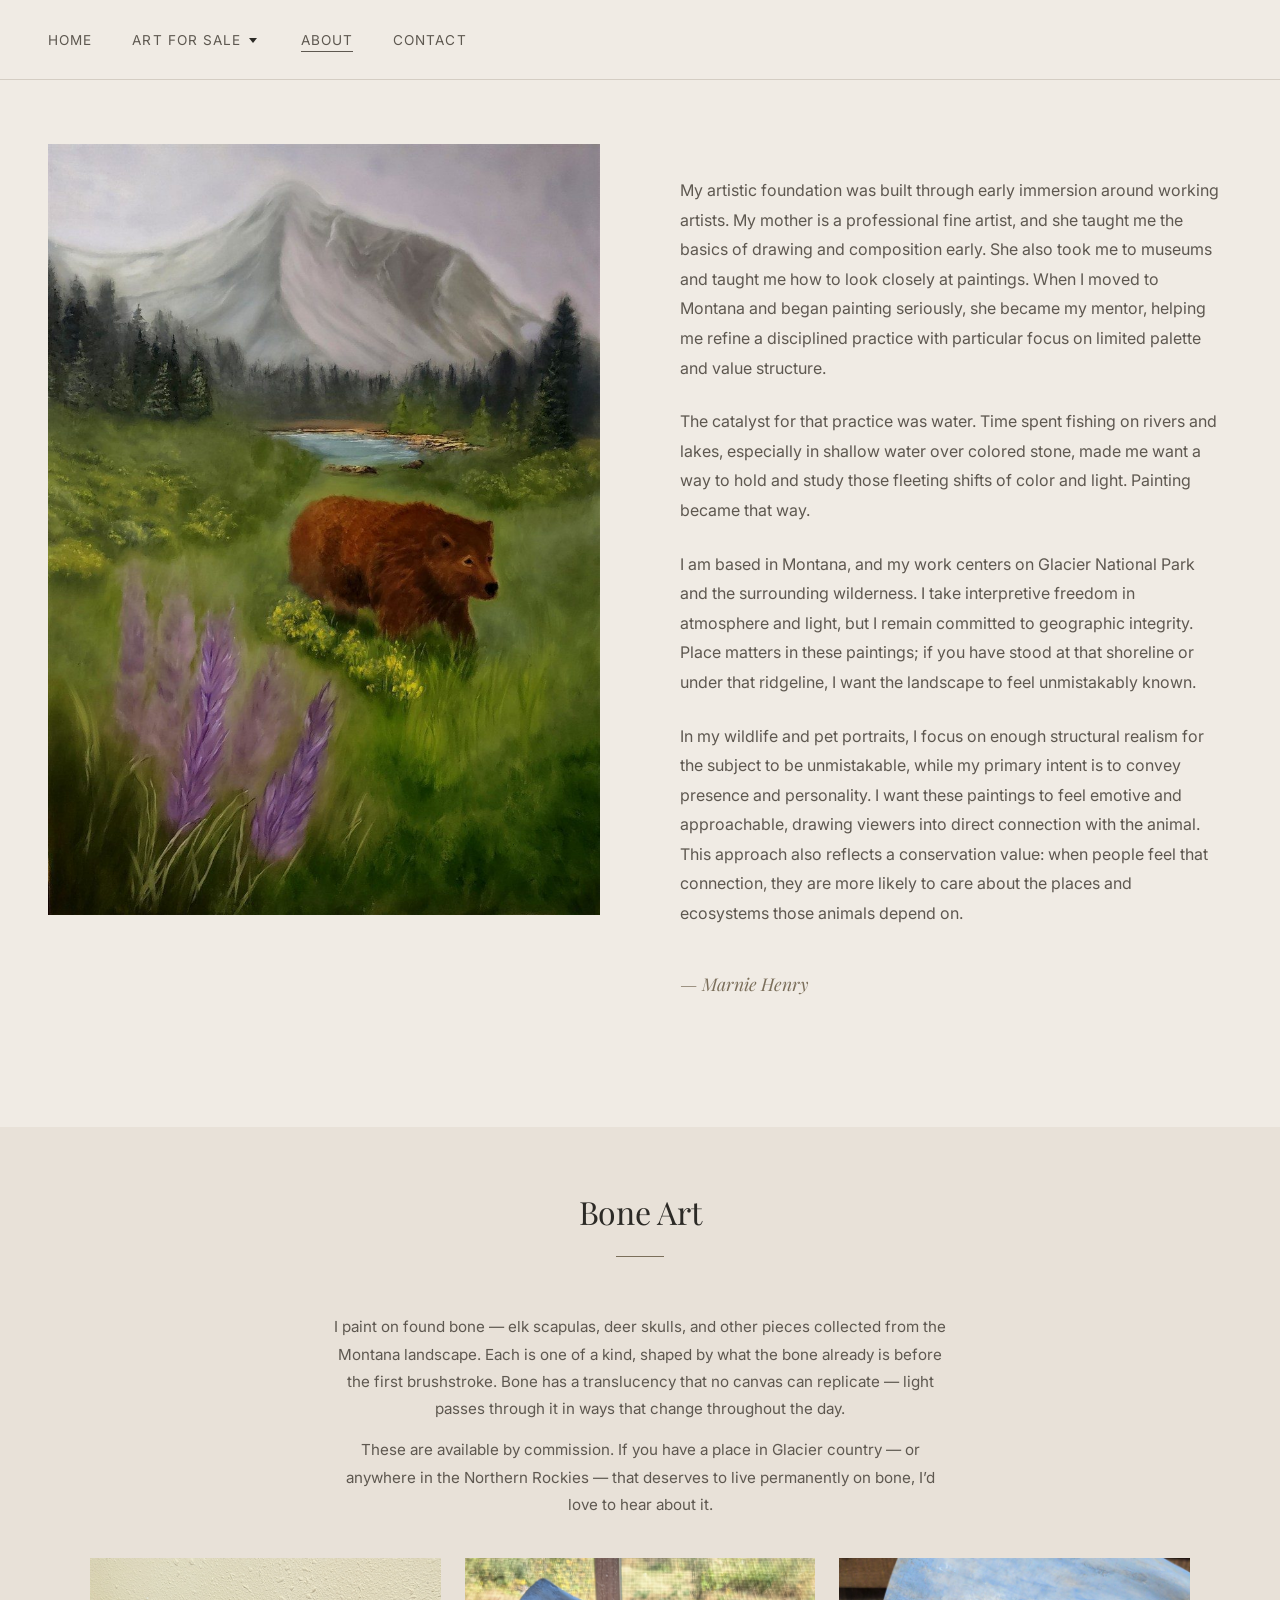
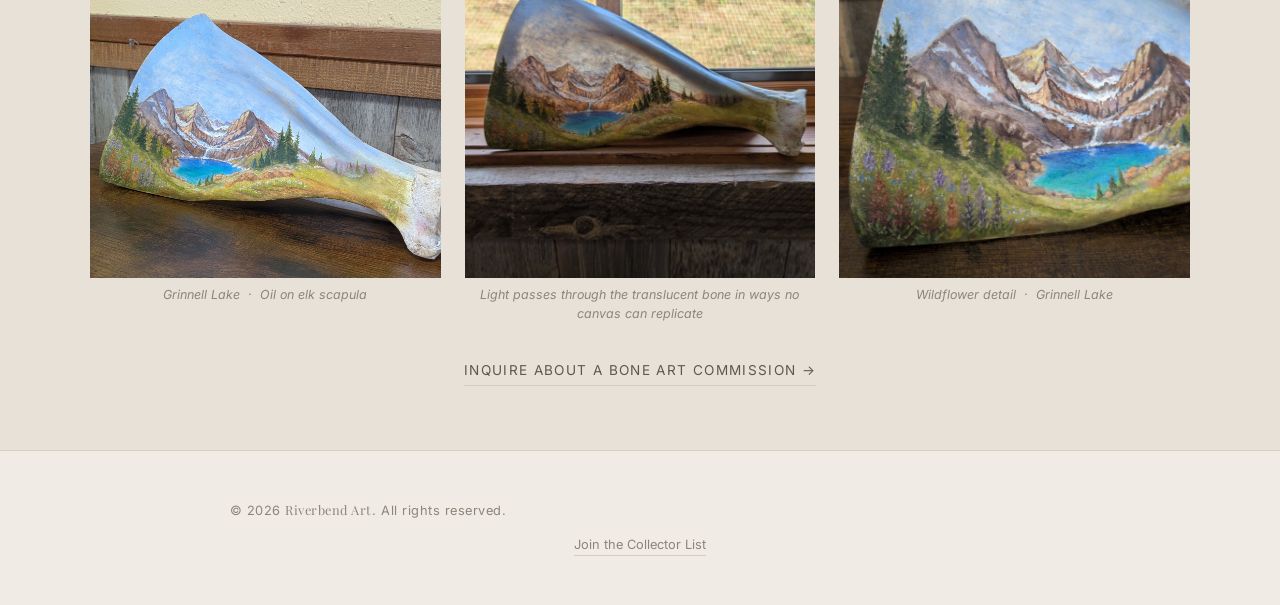
<file: about.html>
<!DOCTYPE html>
<html lang="en">
<head>
    <meta charset="UTF-8">
    <meta name="viewport" content="width=device-width, initial-scale=1.0">
    <title>About — Riverbend Art</title>
    <meta name="description" content="Learn about the artist behind Riverbend Art — a contemporary oil painter based in Montana, exploring Glacier National Park and Western wilderness.">
    <link rel="preconnect" href="https://fonts.googleapis.com">
    <link rel="preconnect" href="https://fonts.gstatic.com" crossorigin>
    <link href="https://fonts.googleapis.com/css2?family=Inter:wght@300;400;500&family=Playfair+Display:ital,wght@0,400;0,500;1,400&display=swap" rel="stylesheet">
    <link rel="stylesheet" href="css/style.css">
    <!-- Config + Analytics -->
    <script src="js/config.js"></script>
    <script src="js/analytics.js"></script>
</head>
<body>

    <!-- Always-on Brand Link (mobile, all pages) -->
    <a href="index.html" class="nav__brand nav__brand--fixed">Riverbend Art</a>
    <!-- Navigation -->
    <nav class="nav" id="nav">
        <ul class="nav__links" id="navLinks">
            <li><a href="index.html" class="nav__link">Home</a></li>
            <li class="nav__item nav__item--has-submenu">
                <span class="nav__link-group">
                    <a href="gallery.html" class="nav__link">Art for Sale</a>
                    <button type="button" class="nav__submenu-toggle" aria-expanded="false" aria-label="Toggle Art for Sale submenu">
                        <span class="nav__submenu-caret" aria-hidden="true"></span>
                    </button>
                </span>
                <ul class="nav__submenu">
                    <li><a href="gallery.html?filter=originals" class="nav__sublink">Originals</a></li>
                    <li><a href="gallery.html?filter=print-collection" class="nav__sublink">Prints</a></li>
                </ul>
            </li>
            <li><a href="about.html" class="nav__link nav__link--active">About</a></li>
            <li><a href="contact.html" class="nav__link">Contact</a></li>
        </ul>
        <button class="nav__toggle" id="navToggle" aria-label="Toggle navigation">
            <span></span>
            <span></span>
            <span></span>
        </button>
    </nav>

    <!-- About Section -->
    <section class="about section">
        <div class="about__layout">

            <div class="about__image-col">
                <img 
                    src="images/IMG_20260309_220312355.JPG" 
                    alt="Bear in a wildflower meadow, Montana — oil painting by Riverbend Art" 
                    class="about__image"
                >
            </div>

            <div class="about__content">

                <p class="about__text">
                    My artistic foundation was built through early immersion around working artists. My mother is a professional fine artist, and she taught me the basics of drawing and composition early. She also took me to museums and taught me how to look closely at paintings. When I moved to Montana and began painting seriously, she became my mentor, helping me refine a disciplined practice with particular focus on limited palette and value structure.
                </p>

                <p class="about__text">
                    The catalyst for that practice was water. Time spent fishing on rivers and lakes, especially in shallow water over colored stone, made me want a way to hold and study those fleeting shifts of color and light. Painting became that way.
                </p>

                <p class="about__text">
                    I am based in Montana, and my work centers on Glacier National Park and the surrounding wilderness. I take interpretive freedom in atmosphere and light, but I remain committed to geographic integrity. Place matters in these paintings; if you have stood at that shoreline or under that ridgeline, I want the landscape to feel unmistakably known.
                </p>

                <p class="about__text">
                    In my wildlife and pet portraits, I focus on enough structural realism for the subject to be unmistakable, while my primary intent is to convey presence and personality. I want these paintings to feel emotive and approachable, drawing viewers into direct connection with the animal. This approach also reflects a conservation value: when people feel that connection, they are more likely to care about the places and ecosystems those animals depend on.
                </p>

                <p class="about__signature">— Marnie Henry</p>
            </div>

        </div>
    </section>

    <!-- Bone Art Section -->
    <section class="section section--centered bone-art">
        <div class="section__inner">
            <header class="section__header">
                <h2 class="section__title">Bone Art</h2>
                <hr class="section__divider">
            </header>

            <div class="bone-art__intro">
                <p>I paint on found bone &mdash; elk scapulas, deer skulls, and other pieces collected from the Montana landscape. Each is one of a kind, shaped by what the bone already is before the first brushstroke. Bone has a translucency that no canvas can replicate &mdash; light passes through it in ways that change throughout the day.</p>
                <p>These are available by commission. If you have a place in Glacier country &mdash; or anywhere in the Northern Rockies &mdash; that deserves to live permanently on bone, I&rsquo;d love to hear about it.</p>
            </div>

            <div class="bone-art__gallery bone-art__gallery--three">
                <div class="bone-art__photo">
                    <img src="images/Bone Art_Grinnel_Scapula.jpg" alt="Grinnell Lake painted on elk scapula" class="bone-art__img" loading="lazy">
                    <p class="bone-art__caption">Grinnell Lake &nbsp;&middot;&nbsp; Oil on elk scapula</p>
                </div>
                <div class="bone-art__photo">
                    <img src="images/Elk_Scapula_Window.jpg" alt="Light shining through the translucent scapula" class="bone-art__img" loading="lazy">
                    <p class="bone-art__caption">Light passes through the translucent bone in ways no canvas can replicate</p>
                </div>
                <div class="bone-art__photo">
                    <img src="images/Bone Art_Grinnel_Flowersupclose.jpg" alt="Wildflower detail on elk scapula painting" class="bone-art__img" loading="lazy">
                    <p class="bone-art__caption">Wildflower detail &nbsp;&middot;&nbsp; Grinnell Lake</p>
                </div>
            </div>

            <div class="bone-art__cta">
                <a href="contact.html" class="commission__cta">Inquire about a bone art commission &rarr;</a>
            </div>
        </div>
    </section>

    <!-- Footer -->
    <footer class="footer">
        <p class="footer__text">&copy; 2026 <span class="footer__brand">Riverbend Art</span>. All rights reserved.</p>
        <a href="contact.html#collector-signup" class="footer__signup-link">Join the Collector List</a>
    </footer>

    <script src="js/main.js?v=20260606a"></script>
</body>
</html>
</file>
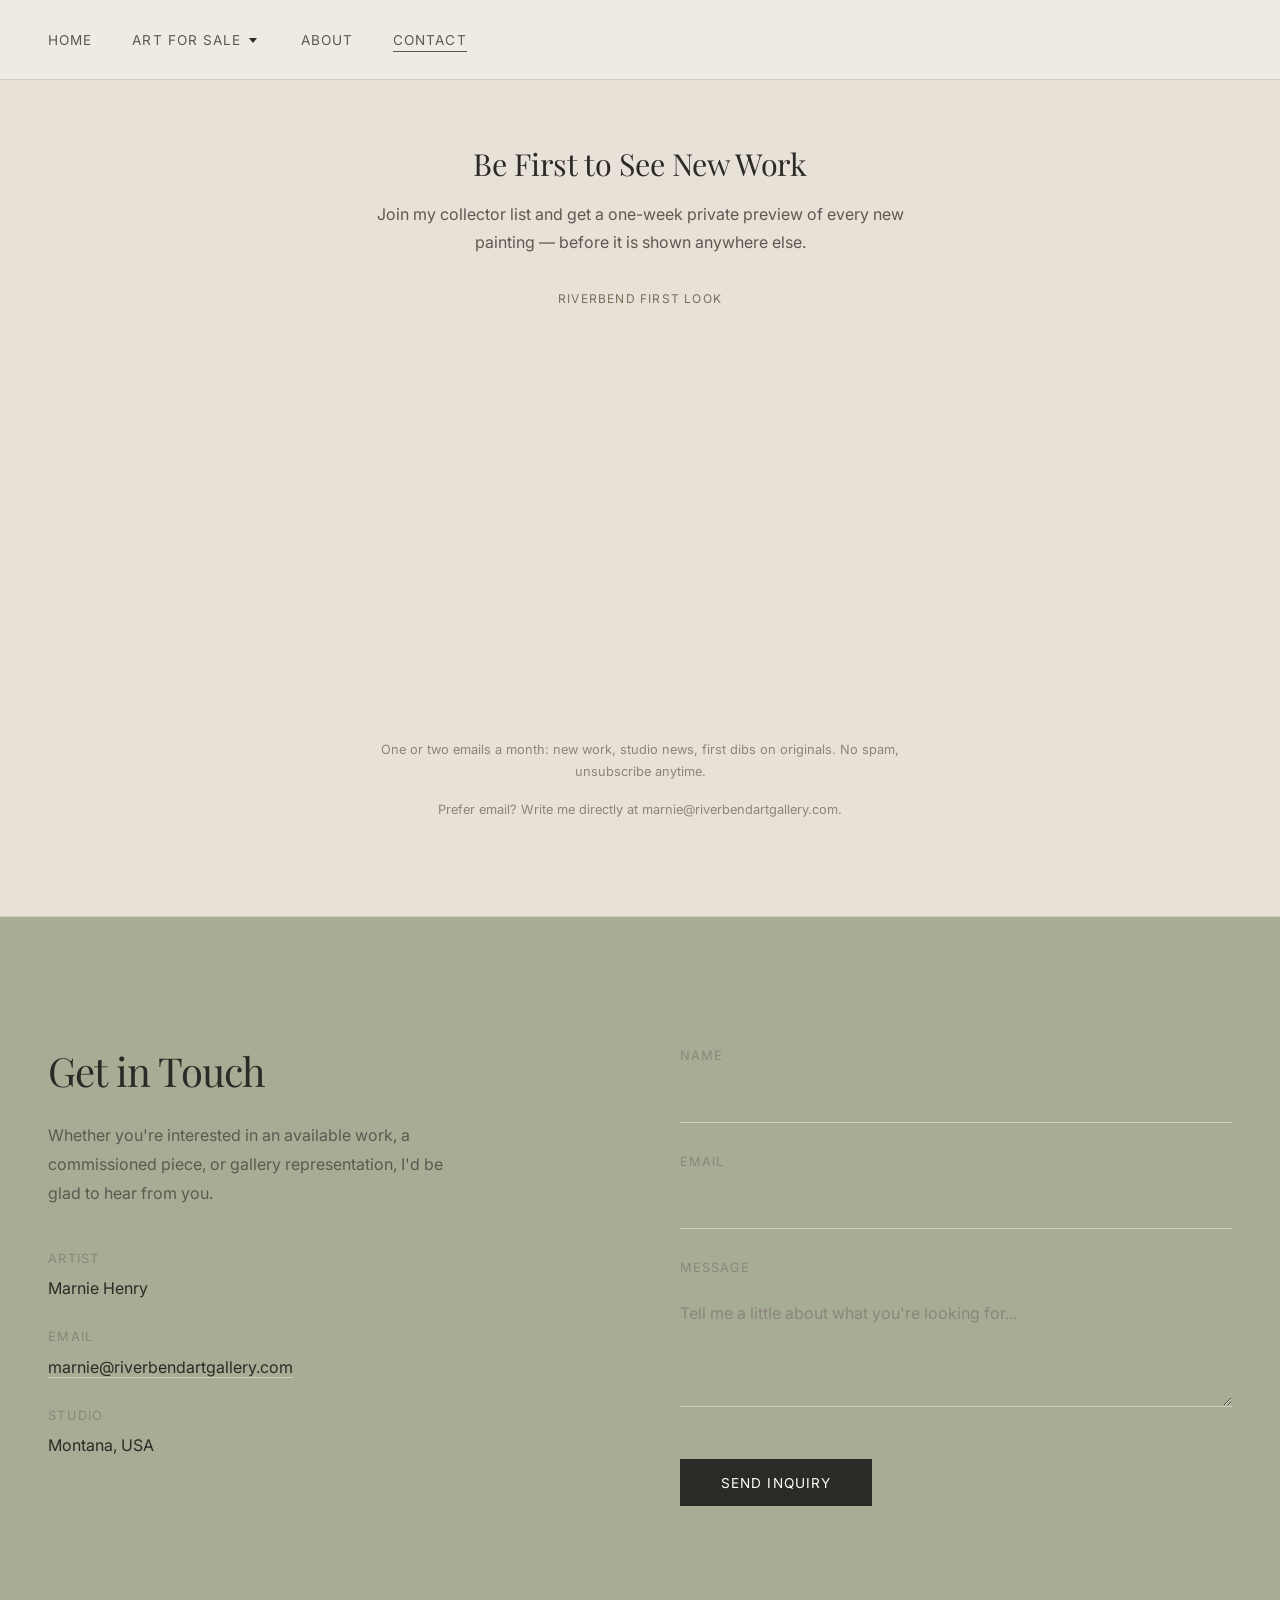
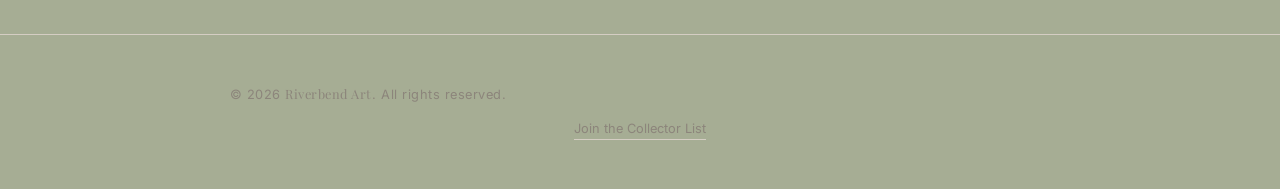
<file: contact.html>
<!DOCTYPE html>
<html lang="en">
<head>
    <meta charset="UTF-8">
    <meta name="viewport" content="width=device-width, initial-scale=1.0">
    <title>Contact — Riverbend Art</title>
    <meta name="description" content="Inquire about original paintings, commissions, or gallery representation. Contact Riverbend Art.">
    <link rel="preconnect" href="https://fonts.googleapis.com">
    <link rel="preconnect" href="https://fonts.gstatic.com" crossorigin>
    <link href="https://fonts.googleapis.com/css2?family=Inter:wght@300;400;500&family=Playfair+Display:ital,wght@0,400;0,500;1,400&display=swap" rel="stylesheet">
    <link rel="stylesheet" href="css/style.css">
    <!-- Config + Analytics -->
    <script src="js/config.js"></script>
    <script src="js/analytics.js"></script>
</head>
<body class="dark-bg">

    <!-- Always-on Brand Link (mobile, all pages) -->
    <a href="index.html" class="nav__brand nav__brand--fixed">Riverbend Art</a>
    <!-- Navigation -->
    <nav class="nav" id="nav">
        <ul class="nav__links" id="navLinks">
            <li><a href="index.html" class="nav__link">Home</a></li>
            <li class="nav__item nav__item--has-submenu">
                <span class="nav__link-group">
                    <a href="gallery.html" class="nav__link">Art for Sale</a>
                    <button type="button" class="nav__submenu-toggle" aria-expanded="false" aria-label="Toggle Art for Sale submenu">
                        <span class="nav__submenu-caret" aria-hidden="true"></span>
                    </button>
                </span>
                <ul class="nav__submenu">
                    <li><a href="gallery.html?filter=originals" class="nav__sublink">Originals</a></li>
                    <li><a href="gallery.html?filter=print-collection" class="nav__sublink">Prints</a></li>
                </ul>
            </li>
            <li><a href="about.html" class="nav__link">About</a></li>
            <li><a href="contact.html" class="nav__link nav__link--active">Contact</a></li>
        </ul>
        <button class="nav__toggle" id="navToggle" aria-label="Toggle navigation">
            <span></span>
            <span></span>
            <span></span>
        </button>
    </nav>

    <!-- Collector Email Signup -->
    <section class="section section--centered collector-signup" id="collector-signup">
        <div class="section__inner collector-signup__inner">
            <h2 class="collector-signup__headline">Be First to See New Work</h2>
            <p class="collector-signup__body">Join my collector list and get a one-week private preview of every new painting &mdash; before it is shown anywhere else.</p>

            <div class="collector-signup__embed">
                <p class="collector-signup__listname">Riverbend First Look</p>
                <!-- Buttondown's official iframe embed — handles validation/confirmation itself.
                     A hand-rolled hidden-iframe POST was tried here before but Buttondown's
                     endpoint sends X-Frame-Options: DENY, so it always silently failed. -->
                <iframe
                    src="https://buttondown.com/riverbendart?as_embed=true"
                    class="collector-signup__iframe"
                    title="Subscribe to the Riverbend First Look newsletter"
                    loading="lazy"
                ></iframe>
            </div>
            <p class="collector-signup__fineprint">One or two emails a month: new work, studio news, first dibs on originals. No spam, unsubscribe anytime.</p>
            <p class="collector-signup__fineprint">Prefer email? Write me directly at <a href="mailto:marnie@riverbendartgallery.com">marnie@riverbendartgallery.com</a>.</p>
        </div>
    </section>

    <!-- Contact Section -->
    <section class="contact section">
        <div class="contact__layout">

            <div class="contact__info">
                <h1 class="contact__heading">Get in Touch</h1>
                <p class="contact__text">
                    Whether you're interested in an available work, a commissioned piece, 
                    or gallery representation, I'd be glad to hear from you.
                </p>

                <div class="contact__detail">
                    <p class="contact__detail-label">Artist</p>
                    <p class="contact__detail-value">Marnie Henry</p>
                </div>

                <div class="contact__detail">
                    <p class="contact__detail-label">Email</p>
                    <p class="contact__detail-value">
                        <a href="mailto:marnie@riverbendartgallery.com">marnie@riverbendartgallery.com</a>
                    </p>
                </div>

                <div class="contact__detail">
                    <p class="contact__detail-label">Studio</p>
                    <p class="contact__detail-value">Montana, USA</p>
                </div>

                </div>

            <div class="contact__form-col" id="inquiry-form">
                <div class="inquiry-context" id="inquiryContext" hidden>
                    <p class="inquiry-context__label">Inquiring About</p>
                    <p class="inquiry-context__title" id="inquiryContextTitle"></p>
                    <p class="inquiry-context__meta" id="inquiryContextMeta"></p>
                </div>
                <form class="form" id="contactForm" novalidate>
                    <div class="form__group">
                        <label class="form__label" for="inquiryName">Name</label>
                        <input class="form__input" type="text" id="inquiryName" name="name" autocomplete="name" required>
                    </div>
                    <div class="form__group">
                        <label class="form__label" for="inquiryEmail">Email</label>
                        <input class="form__input" type="email" id="inquiryEmail" name="email" autocomplete="email" inputmode="email" required>
                    </div>
                    <div class="form__group">
                        <label class="form__label" for="inquiryMessage">Message</label>
                        <textarea class="form__textarea" id="inquiryMessage" name="message" placeholder="Tell me a little about what you're looking for..."></textarea>
                    </div>
                    <p class="form__error" id="inquiryError" role="alert" hidden></p>
                    <button type="submit" class="form__submit" id="inquirySubmit">Send Inquiry</button>
                </form>
                <div class="form__success" id="inquirySuccess" hidden>
                    <p>Thanks &mdash; your email app should be opening now with your message ready to send. If nothing happened, email me directly at <a href="mailto:marnie@riverbendartgallery.com">marnie@riverbendartgallery.com</a>.</p>
                </div>
            </div>
        </div>
    </section>

    <!-- Footer -->
    <footer class="footer">
        <p class="footer__text">&copy; 2026 <span class="footer__brand">Riverbend Art</span>. All rights reserved.</p>
        <a href="contact.html#collector-signup" class="footer__signup-link">Join the Collector List</a>
    </footer>

    <script src="js/main.js?v=20260606a"></script>
    <script src="js/inquiry-form.js?v=20261009a"></script>
</body>
</html>
</file>
<file: css/style.css>
/* Target only Moose Majesty in selected works preview */
.grid__item[data-id="moose-majesty"] .grid__image {
    object-fit: contain !important;
    background: #eee;
}
/* Dark background for gallery and contact pages */
.dark-bg {
    background: #a6ad94;
}
/* ============================================
   RIVERBEND ART — Stylesheet
   A clean, gallery-level artist website
   ============================================ */

/* --- Reset & Base --- */
*, *::before, *::after {
    margin: 0;
    padding: 0;
    box-sizing: border-box;
}

:root {
    --color-bg: #f0ebe4;
    --color-bg-warm: #e8e1d8;
    --color-text: #2c2a26;
    --color-text-light: #5e5850;
    --color-text-muted: #8c857b;
    --color-accent: #7a6e5a;
    --color-border: #d4cdc3;
    --color-white: #ffffff;
    --color-overlay: rgba(44, 42, 38, 0.55);

    --font-serif: 'Playfair Display', Georgia, 'Times New Roman', serif;
    --font-sans: 'Inter', -apple-system, BlinkMacSystemFont, 'Segoe UI', sans-serif;

    --max-width: 1280px;
    --nav-height: 80px;
}

html {
    font-size: 16px;
    scroll-behavior: smooth;
    -webkit-font-smoothing: antialiased;
    -moz-osx-font-smoothing: grayscale;
}

body {
    font-family: var(--font-sans);
    background-color: var(--color-bg);
    color: var(--color-text);
    line-height: 1.7;
}

img {
    max-width: 100%;
    height: auto;
    display: block;
}

a {
    color: inherit;
    text-decoration: none;
}

/* --- Typography --- */
h1, h2, h3, h4 {
    font-family: var(--font-serif);
    font-weight: 400;
    line-height: 1.3;
}

h1 {
    font-size: 3rem;
    letter-spacing: -0.02em;
}

h2 {
    font-size: 2rem;
    letter-spacing: -0.01em;
}

h3 {
    font-size: 1.25rem;
}

p {
    max-width: 640px;
}

/* --- Navigation --- */
.nav {
    position: fixed;
    top: 0;
    left: 0;
    right: 0;
    z-index: 1000;
    height: var(--nav-height);
    display: flex;
    align-items: center;
    justify-content: space-between;
    padding: 0 3rem;
    background: rgba(240, 235, 228, 0.95);
    backdrop-filter: blur(12px);
    -webkit-backdrop-filter: blur(12px);
    border-bottom: 1px solid var(--color-border);
    transition: background 0.3s ease;
}

.nav--transparent {
    background: transparent;
    border-bottom: none;
}

.nav--transparent .nav__brand,
.nav--transparent .nav__link {
    color: var(--color-white);
}

.nav--scrolled {
    background: rgba(240, 235, 228, 0.97);
    border-bottom: 1px solid var(--color-border);
}

.nav--scrolled .nav__brand,
.nav--scrolled .nav__link {
    color: var(--color-text);
}

.nav__brand {
    font-family: var(--font-serif);
    font-size: 1.4rem;
    font-weight: 400;
    letter-spacing: 0.04em;
    color: var(--color-text);
    transition: color 0.3s ease;
}

/* Always-on brand link for mobile */
.nav__brand--fixed {
    position: fixed;
    top: 0;
    left: 0;
    z-index: 2000;
    padding: 0.7rem 1.5rem;
    background: none;
    color: var(--color-white);
    pointer-events: auto;
}

@media (min-width: 769px) {
    .nav__brand--fixed {
        display: none;
    }
}

/* Always-on brand link for mobile, all pages */
.nav__brand--fixed {
    position: fixed;
    top: 0;
    left: 0;
    z-index: 2000;
    padding: 0.7rem 0.7rem 0.7rem 1.5rem;
    background: rgba(44, 42, 38, 0.85);
    color: var(--color-white);
    pointer-events: auto;
    font-family: var(--font-serif);
    font-size: 1.4rem;
    font-weight: 400;
    letter-spacing: 0.04em;
    transition: color 0.3s ease;
    text-align: left;
    border-bottom-right-radius: 12px;
}
@media (min-width: 769px) {
    .nav__brand--fixed {
        display: none;
    }
}

.nav__links {
    display: flex;
    list-style: none;
    gap: 2.5rem;
}

.nav__link {
    font-size: 0.85rem;
    font-weight: 400;
    letter-spacing: 0.08em;
    text-transform: uppercase;
    color: var(--color-text-light);
    transition: color 0.3s ease;
    position: relative;
}

.nav__link::after {
    content: '';
    position: absolute;
    bottom: -4px;
    left: 0;
    width: 0;
    height: 1px;
    background: currentColor;
    transition: width 0.3s ease;
}

.nav__link:hover::after,
.nav__link--active::after {
    width: 100%;
}

.nav__link:hover {
    color: var(--color-text);
}

/* Mobile menu toggle */
.nav__toggle {
    display: none;
    background: none;
    border: none;
    cursor: pointer;
    padding: 0.5rem;
}

.nav__toggle span {
    display: block;
    width: 24px;
    height: 1.5px;
    background: var(--color-text);
    margin: 6px 0;
    transition: all 0.3s ease;
}

/* --- Nav submenu (Art for Sale: Originals / Prints) --- */
.nav__item--has-submenu {
    position: relative;
}

.nav__link-group {
    display: inline-flex;
    align-items: center;
    gap: 0.3rem;
}

.nav__submenu-toggle {
    background: none;
    border: none;
    padding: 0.2rem;
    margin: 0;
    cursor: pointer;
    color: inherit;
    display: inline-flex;
    align-items: center;
}

.nav__submenu-caret {
    display: inline-block;
    width: 0;
    height: 0;
    border-left: 4px solid transparent;
    border-right: 4px solid transparent;
    border-top: 5px solid currentColor;
    transition: transform 0.2s ease;
}

.nav__submenu-toggle[aria-expanded="true"] .nav__submenu-caret {
    transform: rotate(180deg);
}

.nav__submenu {
    list-style: none;
    margin: 0;
    padding: 0;
}

@media (min-width: 769px) {
    .nav__submenu {
        position: absolute;
        top: calc(100% + 0.9rem);
        left: 50%;
        transform: translateX(-50%);
        min-width: 150px;
        background: rgba(240, 235, 228, 0.98);
        border: 1px solid var(--color-border);
        box-shadow: 0 8px 24px rgba(0,0,0,0.12);
        border-radius: 2px;
        opacity: 0;
        visibility: hidden;
        transition: opacity 0.2s ease, visibility 0.2s ease;
        z-index: 1001;
    }

    .nav__item--has-submenu:hover .nav__submenu,
    .nav__item--has-submenu:focus-within .nav__submenu,
    .nav__item--has-submenu.nav__item--submenu-open .nav__submenu {
        opacity: 1;
        visibility: visible;
    }

    .nav__sublink {
        display: block;
        padding: 0.65rem 1.1rem;
        font-size: 0.78rem;
        letter-spacing: 0.06em;
        text-transform: uppercase;
        color: var(--color-text-light);
        white-space: nowrap;
    }

    .nav__sublink:hover {
        color: var(--color-text);
        background: var(--color-bg-warm);
    }
}

/* --- Hero Section --- */
.hero {
    position: relative;
    width: 100%;
    height: 100vh;
    min-height: 600px;
    overflow: hidden;
}

.hero__image {
    position: absolute;
    inset: 0;
    width: 100%;
    height: 100%;
    object-fit: cover;
    object-position: center 30%;
}

.hero__overlay {
    position: absolute;
    inset: 0;
    background: linear-gradient(
        to bottom,
        rgba(0,0,0,0.15) 0%,
        rgba(0,0,0,0.05) 40%,
        rgba(0,0,0,0.35) 100%
    );
}

.hero__unmute {
    position: absolute;
    bottom: 1.5rem;
    right: 1.5rem;
    z-index: 2;
    width: 2.75rem;
    height: 2.75rem;
    border-radius: 50%;
    border: 1px solid rgba(255,255,255,0.4);
    background: rgba(0,0,0,0.35);
    color: var(--color-white);
    font-size: 1.1rem;
    line-height: 1;
    cursor: pointer;
    display: flex;
    align-items: center;
    justify-content: center;
    transition: background 0.3s ease;
}

.hero__unmute:hover {
    background: rgba(0,0,0,0.55);
}

.hero__unmute[hidden] {
    display: none;
}

.hero__content {
    position: absolute;
    bottom: 8%;
    left: 3rem;
    right: 3rem;
    max-width: 640px;
    color: var(--color-white);
}

.hero__eyebrow {
    display: block;
    font-size: 0.8rem;
    letter-spacing: 0.15em;
    text-transform: uppercase;
    color: rgba(255,255,255,0.8);
    margin-bottom: 0.75rem;
}

.hero__title {
    font-size: 3.5rem;
    font-weight: 400;
    line-height: 1.15;
    margin-bottom: 1.25rem;
    text-shadow: 0 2px 20px rgba(0,0,0,0.3);
}

.hero__subtitle {
    font-size: 1.05rem;
    line-height: 1.8;
    font-weight: 300;
    opacity: 0.92;
    text-shadow: 0 1px 10px rgba(0,0,0,0.3);
}

.hero__price-line {
    margin-top: 1rem;
    font-size: 0.95rem;
    letter-spacing: 0.04em;
    color: rgba(255,255,255,0.92);
    text-shadow: 0 1px 10px rgba(0,0,0,0.3);
}

.hero__cta-row {
    display: flex;
    flex-wrap: wrap;
    gap: 1rem;
    margin-top: 1.75rem;
}

.hero__cta {
    display: inline-block;
    font-size: 0.8rem;
    letter-spacing: 0.1em;
    text-transform: uppercase;
    padding: 0.85rem 1.5rem;
    border: 1px solid rgba(255,255,255,0.75);
    color: var(--color-white);
    transition: background-color 0.25s ease, color 0.25s ease, border-color 0.25s ease;
}

.hero__cta--primary {
    background: rgba(255,255,255,0.95);
    color: var(--color-text);
    border-color: rgba(255,255,255,0.95);
}

.hero__cta--primary:hover {
    background: transparent;
    color: var(--color-white);
}

.hero__cta--secondary {
    background: transparent;
    color: rgba(255,255,255,0.92);
}

.hero__cta--secondary:hover {
    background: rgba(255,255,255,0.12);
    border-color: rgba(255,255,255,1);
}

/* --- Sections --- */
.section {
    padding: 6rem 3rem;
}

.section--centered {
    text-align: center;
}

.section__inner {
    max-width: var(--max-width);
    margin: 0 auto;
}

.section__header {
    margin-bottom: 3.5rem;
}

.section__title {
    margin-bottom: 1rem;
    color: var(--color-text);
}

.section__subtitle {
    color: var(--color-text-light);
    font-size: 1rem;
    max-width: 560px;
    margin-left: auto;
    margin-right: auto;
}

.section__note {
    margin-top: 0.6rem;
    color: var(--color-text-muted);
    font-size: 0.82rem;
    font-style: italic;
    max-width: 520px;
    margin-left: auto;
    margin-right: auto;
}

.section__divider {
    display: block;
    width: 48px;
    height: 1px;
    background: var(--color-accent);
    margin: 1.5rem auto;
    border: none;
}

/* --- Image Grid (Home selected works) --- */
.grid {
    display: grid;
    gap: 1.5rem;
}

.grid--home {
    grid-template-columns: repeat(3, 1fr);
}

.grid--gallery {
    grid-template-columns: repeat(3, 1fr);
}

.grid__item {
    position: relative;
    overflow: hidden;
    background: var(--color-bg-warm);
    cursor: pointer;
}

.grid__item::after {
    content: '';
    position: absolute;
    inset: 0;
    background: rgba(0,0,0,0);
    transition: background 0.4s ease;
}

.grid__item:hover::after {
    background: rgba(0,0,0,0.08);
}

.grid__image-wrapper {
    position: relative;
    width: 100%;
    padding-top: 120%;
    overflow: hidden;
}

.grid__image-wrapper--landscape {
    padding-top: 75%;
}

.grid__image {
    position: absolute;
    inset: 0;
    width: 100%;
    height: 100%;
    object-fit: cover;
    transition: transform 0.6s ease;
}

.grid__item:hover .grid__image {
    transform: scale(1.03);
}

.grid__caption {
    padding: 1rem 0.25rem;
}

.grid__title {
    font-family: var(--font-serif);
    font-size: 1rem;
    font-weight: 400;
    color: var(--color-text);
}

.grid__meta {
    font-size: 0.8rem;
    color: var(--color-text-muted);
    margin-top: 0.25rem;
}

.grid__status {
    font-size: 0.7rem;
    letter-spacing: 0.06em;
    text-transform: uppercase;
    margin-top: 0.35rem;
    color: var(--color-accent);
    font-style: italic;
}

.grid__price {
    font-size: 0.85rem;
    font-weight: 500;
    color: var(--color-text);
    margin-top: 0.35rem;
    letter-spacing: 0.01em;
}

.grid__cta {
    font-size: 0.72rem;
    letter-spacing: 0.04em;
    color: var(--color-accent);
    margin-top: 0.3rem;
}

.grid__item:hover .grid__cta {
    text-decoration: underline;
}

/* --- Original Painting Buy Panel (lightbox) --- */
.orig-panel {
    margin-top: 1.5rem;
}

.orig-panel__divider {
    width: 100%;
    height: 1px;
    background: var(--color-border);
    margin-bottom: 1.25rem;
}

.orig-panel__label {
    font-size: 0.7rem;
    letter-spacing: 0.1em;
    text-transform: uppercase;
    color: var(--color-text-muted);
    margin-bottom: 0.75rem;
}

.orig-panel__price-row {
    display: flex;
    align-items: baseline;
    gap: 0.75rem;
    margin-bottom: 1.25rem;
    flex-wrap: wrap;
}

.orig-panel__price {
    font-family: var(--font-serif);
    font-size: 1.5rem;
    color: var(--color-text);
    line-height: 1;
}

.orig-panel__note {
    font-size: 0.8rem;
    color: var(--color-text-muted);
}

.orig-panel__paypal-container {
    margin-bottom: 0.75rem;
}

.orig-panel__shipping-note {
    font-size: 0.75rem;
    color: var(--color-text-muted);
    margin: 0;
    text-align: center;
}

.orig-panel__contact {
    font-size: 0.85rem;
    color: var(--color-text);
    line-height: 1.6;
    margin: 0 0 0.75rem;
    text-align: center;
}

.orig-panel__contact a {
    color: var(--color-text);
    text-decoration: underline;
}

.sample-room-cta,
.room-widget-cta {
    display: block;
    width: 100%;
    margin-top: 0.75rem;
    padding: 0.85rem 1.25rem;
    font-family: var(--font-sans);
    font-size: 0.8rem;
    letter-spacing: 0.08em;
    text-transform: uppercase;
    text-align: center;
    color: var(--color-text);
    background: transparent;
    border: 1px solid var(--color-text);
    cursor: pointer;
    text-decoration: none;
    transition: background-color 0.25s ease, color 0.25s ease;
}

.sample-room-cta:hover,
.room-widget-cta:hover {
    background: var(--color-text);
    color: var(--color-white);
}

.orig-panel__confirmation {
    background: var(--color-bg-warm);
    border: 1px solid var(--color-border);
    padding: 1.25rem;
    text-align: center;
}

.orig-panel__conf-title {
    font-family: var(--font-serif);
    font-size: 1.1rem;
    margin-bottom: 0.5rem;
    color: var(--color-text);
}

.orig-panel__conf-text {
    font-size: 0.875rem;
    color: var(--color-text-light);
    line-height: 1.6;
    margin: 0;
    max-width: none;
}

/* Fade transition for filtering */
.grid__item {
    transition: opacity 0.35s ease, transform 0.35s ease;
}

.grid__item--hidden {
    display: none;
}

/* --- Filter Tabs --- */
.filters {
    display: flex;
    justify-content: center;
    gap: 1.5rem;
    margin-bottom: 3rem;
    flex-wrap: wrap;
}

.filters__btn {
    font-family: var(--font-sans);
    font-size: 0.8rem;
    letter-spacing: 0.08em;
    text-transform: uppercase;
    color: var(--color-text-muted);
    background: none;
    border: none;
    cursor: pointer;
    padding: 0.5rem 0.25rem;
    position: relative;
    transition: color 0.3s ease;
}

.filters__btn::after {
    content: '';
    position: absolute;
    bottom: 0;
    left: 0;
    width: 0;
    height: 1px;
    background: var(--color-accent);
    transition: width 0.3s ease;
}

.filters__btn:hover {
    color: var(--color-text-light);
}

.filters__btn--active {
    color: var(--color-text);
}

.filters__btn--active::after {
    width: 100%;
}

/* --- View More Link --- */
.view-more {
    display: inline-block;
    margin-top: 3rem;
    font-size: 0.85rem;
    letter-spacing: 0.08em;
    text-transform: uppercase;
    color: var(--color-accent);
    border-bottom: 1px solid var(--color-accent);
    padding-bottom: 2px;
    transition: color 0.3s ease, border-color 0.3s ease;
}

.view-more:hover {
    color: var(--color-text);
    border-color: var(--color-text);
}

/* --- Event Card (home page) --- */
.event-card {
    background: var(--color-bg-warm);
    overflow: hidden;
    display: flex;
    flex-direction: column;
    cursor: default;
}

.event-card__image-wrapper {
    overflow: hidden;
    flex: 1;
    min-height: 200px;
}

.event-card__image {
    width: 100%;
    height: 100%;
    object-fit: cover;
    object-position: top center;
    transition: transform 0.6s ease;
    display: block;
}

.event-card:hover .event-card__image {
    transform: scale(1.02);
}

.event-card__body {
    padding: 1rem 0.25rem 0.5rem;
}

.event-card__label {
    display: block;
    font-size: 0.7rem;
    letter-spacing: 0.1em;
    text-transform: uppercase;
    color: var(--color-accent);
    margin-bottom: 0.4rem;
    font-style: italic;
}

.event-card__text {
    font-size: 0.85rem;
    color: var(--color-text-light);
    line-height: 1.65;
    max-width: none;
    margin: 0;
}

/* --- Home Gallery CTA --- */
.home-cta {
    margin-top: 3.5rem;
    text-align: center;
}

.home-cta__link {
    display: inline-block;
    font-size: 0.85rem;
    letter-spacing: 0.1em;
    text-transform: uppercase;
    color: var(--color-text-light);
    border-bottom: 1px solid var(--color-border);
    padding-bottom: 3px;
    transition: color 0.25s ease, border-color 0.25s ease;
}

.home-cta__link:hover {
    color: var(--color-text);
    border-color: var(--color-accent);
}

.home-cta__link--prints {
    display: block;
    margin-top: 1rem;
    font-size: 0.82rem;
    color: var(--color-text-light);
    border-color: var(--color-border);
}

.home-cta__payment-note {
    font-size: 0.72rem;
    color: var(--color-text-muted);
    letter-spacing: 0.03em;
    margin-top: 0.75rem;
}

/* --- Glacier Glow Series (home page) --- */
.glacier-glow__intro {
    max-width: 660px;
    margin: 0 auto 2.5rem;
    text-align: center;
    line-height: 1.8;
    color: var(--color-text-light);
}

.glacier-glow__intro p {
    margin-bottom: 0.75rem;
    font-size: 0.95rem;
}

.glacier-glow__intro p:last-child {
    margin-bottom: 0;
}

.glacier-glow__collector-offer {
    margin: 2rem auto 0;
    max-width: 580px;
    text-align: center;
    padding: 1.25rem 1.5rem;
    border: 1px solid var(--color-border);
    background: var(--color-bg-warm);
    font-size: 0.875rem;
    color: var(--color-text);
    line-height: 1.7;
}

.glacier-glow__collector-link {
    color: var(--color-accent);
    text-decoration: none;
    white-space: nowrap;
}

.glacier-glow__collector-link:hover {
    text-decoration: underline;
}

/* --- Glacier Glow filter button --- */
.filters__btn--series {
    border-color: var(--color-accent);
    color: var(--color-accent);
}


/* --- Commission Section (home page) --- */
.section--commission {
    background: var(--color-bg-warm);
    padding-top: 5rem;
    padding-bottom: 5rem;
}

.section__inner--two-col {
    display: grid;
    grid-template-columns: 1fr 1fr;
    gap: 4rem;
    align-items: center;
    max-width: var(--max-width);
    margin: 0 auto;
    padding: 0 var(--side-padding);
}

.commission__image-wrap {
    overflow: hidden;
}

.commission__image {
    width: 100%;
    height: auto;
    display: block;
    object-fit: cover;
}

.commission__label {
    display: block;
    font-size: 0.7rem;
    letter-spacing: 0.1em;
    text-transform: uppercase;
    color: var(--color-accent);
    margin-bottom: 0.75rem;
    font-style: italic;
}

.commission__title {
    font-family: var(--font-serif);
    font-size: 1.75rem;
    font-weight: 400;
    color: var(--color-text);
    margin-bottom: 1.25rem;
}

.commission__text {
    font-size: 0.95rem;
    color: var(--color-text-light);
    line-height: 1.75;
    margin-bottom: 2rem;
}

.commission__cta {
    display: inline-block;
    font-size: 0.85rem;
    letter-spacing: 0.1em;
    text-transform: uppercase;
    color: var(--color-text-light);
    border-bottom: 1px solid var(--color-border);
    padding-bottom: 3px;
    transition: color 0.25s ease, border-color 0.25s ease;
}

.commission__cta:hover {
    color: var(--color-text);
    border-color: var(--color-accent);
}

.commission-grid {
    display: grid;
    grid-template-columns: 1fr 1fr;
    gap: 3rem;
    max-width: var(--max-width);
    margin: 0 auto;
    padding: 0 var(--side-padding);
}

.commission-item {
    display: flex;
    flex-direction: column;
}

.commission-item .commission__image-wrap {
    margin-bottom: 1.5rem;
}

.commission__quote {
    margin: 1.5rem 0 0;
    padding-left: 1.25rem;
    border-left: 2px solid var(--color-accent);
    font-family: var(--font-serif);
    font-style: italic;
    font-size: 0.95rem;
    color: var(--color-text-light);
    line-height: 1.75;
}

.commission__quote-cite {
    display: block;
    margin-top: 0.5rem;
    font-family: var(--font-sans);
    font-style: normal;
    font-size: 0.8rem;
    letter-spacing: 0.05em;
    text-transform: uppercase;
    color: var(--color-text);
}

.commission__cta-wrap {
    text-align: center;
    margin-top: 3rem;
}


/* --- About Page --- */
.about {
    padding-top: calc(var(--nav-height) + 4rem);
}

.about__layout {
    display: grid;
    grid-template-columns: 1fr 1fr;
    gap: 5rem;
    align-items: start;
    max-width: var(--max-width);
    margin: 0 auto;
}

.about__image-col {
    position: sticky;
    top: calc(var(--nav-height) + 2rem);
}

.about__image {
    width: 100%;
    object-fit: cover;
}

.about__content {
    padding: 2rem 0;
}

.about__label {
    font-size: 0.8rem;
    letter-spacing: 0.1em;
    text-transform: uppercase;
    color: var(--color-text-muted);
    margin-bottom: 1.5rem;
}

.about__heading {
    font-size: 2.5rem;
    margin-bottom: 2rem;
    line-height: 1.2;
}

.about__text {
    margin-bottom: 1.5rem;
    color: var(--color-text-light);
    font-size: 1rem;
    line-height: 1.85;
    max-width: 540px;
}

.about__text:last-of-type {
    margin-bottom: 0;
}

.about__signature {
    margin-top: 2.5rem;
    font-family: var(--font-serif);
    font-style: italic;
    font-size: 1.1rem;
    color: var(--color-accent);
}

/* --- Bone Art Section (About Page) --- */
.bone-art {
    background: var(--color-bg-warm);
    padding-top: 4rem;
    padding-bottom: 4rem;
}

.bone-art__intro {
    max-width: 620px;
    margin: 0 auto 2.5rem;
    color: var(--color-text-light);
    font-size: 0.95rem;
    line-height: 1.8;
}

.bone-art__intro p {
    margin-bottom: 0.85rem;
}

.bone-art__intro p:last-child {
    margin-bottom: 0;
}

.bone-art__gallery {
    display: grid;
    grid-template-columns: 1fr 1fr;
    gap: 1.5rem;
    max-width: 860px;
    margin: 0 auto 2rem;
}

.bone-art__gallery--three {
    grid-template-columns: 1fr 1fr 1fr;
    max-width: 1100px;
}

.bone-art__photo {
    display: flex;
    flex-direction: column;
}

.bone-art__img {
    width: 100%;
    height: 320px;
    object-fit: cover;
    display: block;
}

.bone-art__caption {
    font-size: 0.78rem;
    color: var(--color-text-muted);
    font-style: italic;
    margin-top: 0.5rem;
    text-align: center;
    line-height: 1.5;
}

.bone-art__cta {
    margin-top: 1rem;
}

@media (max-width: 768px) {
    .bone-art__gallery,
    .bone-art__gallery--three {
        grid-template-columns: 1fr;
    }
    .bone-art__img {
        height: 260px;
    }
}

/* --- Sketchbook Section (About Page) --- */
.sketchbook {
    padding-top: 3rem;
}

.sketchbook__intro {
    color: var(--color-text-muted);
    font-size: 0.95rem;
    margin-top: 0.5rem;
    margin-bottom: 2rem;
    max-width: 480px;
    margin-left: auto;
    margin-right: auto;
}

.sketchbook__item {
    background: var(--color-bg-warm);
    overflow: hidden;
}

.sketchbook__item .grid__image {
    transition: transform 0.6s ease;
}

.sketchbook__item:hover .grid__image {
    transform: scale(1.03);
}

/* --- Contact Page --- */
.contact__layout {
    display: grid;
    grid-template-columns: 1fr 1fr;
    gap: 5rem;
    max-width: var(--max-width);
    margin: 0 auto;
}

.contact__info {
    padding: 2rem 0;
}

.contact__heading {
    font-size: 2.5rem;
    margin-bottom: 1.5rem;
}

.contact__text {
    color: var(--color-text-light);
    margin-bottom: 2.5rem;
    line-height: 1.8;
    max-width: 420px;
}

.contact__detail {
    margin-bottom: 1.5rem;
}

.contact__detail-label {
    font-size: 0.8rem;
    letter-spacing: 0.1em;
    text-transform: uppercase;
    color: var(--color-text-muted);
    margin-bottom: 0.35rem;
}

.contact__detail-value {
    font-size: 1rem;
    color: var(--color-text);
}

.contact__detail-value a {
    border-bottom: 1px solid var(--color-border);
    transition: border-color 0.3s ease;
}

.contact__detail-value a:hover {
    border-color: var(--color-text);
}

/* --- Form --- */
.form {
    padding: 2rem 0;
}

.form__group {
    margin-bottom: 1.75rem;
}

.form__label {
    display: block;
    font-size: 0.8rem;
    letter-spacing: 0.08em;
    text-transform: uppercase;
    color: var(--color-text-muted);
    margin-bottom: 0.5rem;
}

.form__input,
.form__textarea {
    width: 100%;
    padding: 0.85rem 0;
    font-family: var(--font-sans);
    font-size: 1rem;
    color: var(--color-text);
    background: transparent;
    border: none;
    border-bottom: 1px solid var(--color-border);
    outline: none;
    transition: border-color 0.3s ease;
}

.form__input:focus,
.form__textarea:focus {
    border-color: var(--color-accent);
}

.form__input::placeholder,
.form__textarea::placeholder {
    color: var(--color-text-muted);
}

.form__textarea {
    resize: vertical;
    min-height: 120px;
    line-height: 1.6;
}

.form__select {
    width: 100%;
    padding: 0.85rem 0;
    font-family: var(--font-sans);
    font-size: 1rem;
    color: var(--color-text);
    background: transparent;
    border: none;
    border-bottom: 1px solid var(--color-border);
    outline: none;
    cursor: pointer;
    appearance: none;
    -webkit-appearance: none;
    transition: border-color 0.3s ease;
}

.form__select:focus {
    border-color: var(--color-accent);
}

.form__submit {
    display: inline-block;
    margin-top: 1rem;
    padding: 0.9rem 2.5rem;
    font-family: var(--font-sans);
    font-size: 0.85rem;
    letter-spacing: 0.08em;
    text-transform: uppercase;
    color: var(--color-white);
    background: var(--color-text);
    border: 1px solid var(--color-text);
    cursor: pointer;
    transition: all 0.3s ease;
}

.form__submit:hover {
    background: transparent;
    color: var(--color-text);
}

.inquiry-context {
    margin-bottom: 1.5rem;
    padding: 1rem 1.25rem;
    background: var(--color-bg-warm);
    border-left: 3px solid var(--color-accent);
}

.inquiry-context__label {
    font-size: 0.7rem;
    letter-spacing: 0.1em;
    text-transform: uppercase;
    color: var(--color-accent);
    margin-bottom: 0.3rem;
}

.inquiry-context__title {
    font-family: var(--font-serif);
    font-size: 1.1rem;
    color: var(--color-text);
}

.inquiry-context__meta {
    font-size: 0.85rem;
    color: var(--color-text-muted);
    margin-top: 0.2rem;
}

.form__error {
    margin-top: -1rem;
    margin-bottom: 1.25rem;
    font-size: 0.85rem;
    color: #a84343;
}

.form__success {
    padding: 1.25rem;
    background: var(--color-bg-warm);
    border: 1px solid var(--color-border);
    border-radius: 2px;
}

.form__success p {
    margin: 0;
    color: var(--color-text);
    line-height: 1.7;
}

/* --- Gallery Page Header --- */
.page-header {
    padding-top: calc(var(--nav-height) + 4rem);
    padding-bottom: 3rem;
    text-align: center;
}

.page-header__title {
    font-size: 2.5rem;
    margin-bottom: 0.75rem;
}

.page-header__subtitle {
    color: var(--color-text-light);
    font-size: 1rem;
}

/* --- Lightbox / Detail Modal --- */
.lightbox {
    display: none;
    position: fixed;
    inset: 0;
    z-index: 2000;
    background: rgba(240, 235, 228, 0.97);
    backdrop-filter: blur(8px);
    -webkit-backdrop-filter: blur(8px);
    overflow-y: auto;
}

.lightbox--active {
    display: flex;
    align-items: center;
    justify-content: center;
}

@media (max-width: 1024px) {
    .lightbox--active {
        align-items: flex-start; /* prevent top-overflow on mobile */
        padding-top: 1rem;
    }
}

.lightbox__inner {
    display: grid;
    grid-template-columns: 1fr 380px;
    gap: 3rem;
    max-width: 1100px;
    width: 90%;
    max-height: 90vh;
    padding: 2rem;
}

.lightbox__image-col {
    display: flex;
    align-items: center;
    justify-content: center;
    overflow: hidden;
}

.lightbox__image {
    max-width: 100%;
    max-height: 80vh;
    object-fit: contain;
}

.lightbox__info {
    display: flex;
    flex-direction: column;
    justify-content: center;
    padding: 2rem 0;
}

.lightbox__title {
    font-size: 1.8rem;
    margin-bottom: 1.5rem;
}

.lightbox__detail {
    margin-bottom: 0.75rem;
    font-size: 0.95rem;
}

.lightbox__detail-label {
    color: var(--color-text-muted);
    font-size: 0.8rem;
    letter-spacing: 0.06em;
    text-transform: uppercase;
    display: block;
    margin-bottom: 0.2rem;
}

.lightbox__detail-value {
    color: var(--color-text);
}

.lightbox__close {
    position: fixed;
    top: 1.5rem;
    right: 2rem;
    z-index: 2001;
    background: none;
    border: none;
    font-size: 1.5rem;
    cursor: pointer;
    color: var(--color-text-light);
    width: 44px;
    height: 44px;
    display: flex;
    align-items: center;
    justify-content: center;
    transition: color 0.3s ease;
}

.lightbox__close:hover {
    color: var(--color-text);
}

/* --- Footer --- */
.footer {
    padding: 3rem;
    text-align: center;
    border-top: 1px solid var(--color-border);
}

.footer__text {
    font-size: 0.8rem;
    color: var(--color-text-muted);
    letter-spacing: 0.04em;
}

.footer__brand {
    font-family: var(--font-serif);
    font-weight: 400;
}

.footer__signup-link {
    display: inline-block;
    margin-top: 0.75rem;
    font-size: 0.8rem;
    color: var(--color-text-muted);
    border-bottom: 1px solid var(--color-border);
    transition: border-color 0.3s ease, color 0.3s ease;
}

.footer__signup-link:hover {
    color: var(--color-text);
    border-color: var(--color-text);
}

/* --- Collector Email Signup --- */
.collector-signup {
    background: var(--color-bg-warm);
    border-bottom: 1px solid var(--color-border);
    padding-top: calc(var(--nav-height) + 4rem);
}

.collector-signup__inner {
    max-width: 560px;
}

.collector-signup__headline {
    font-family: var(--font-serif);
    font-size: 1.9rem;
    color: var(--color-text);
    margin-bottom: 1rem;
}

.collector-signup__body {
    color: var(--color-text-light);
    line-height: 1.8;
    margin-bottom: 2rem;
}

.collector-signup__embed {
    max-width: 420px;
    margin: 0 auto;
}

.collector-signup__iframe {
    width: 100%;
    height: 400px;
    border: none;
    display: block;
}

.collector-signup__listname {
    font-size: 0.75rem;
    letter-spacing: 0.1em;
    text-transform: uppercase;
    color: var(--color-accent);
    margin-bottom: 0.85rem;
}

.collector-signup__field {
    display: flex;
    flex-direction: column;
    gap: 0.75rem;
}

.collector-signup__input {
    width: 100%;
    padding: 0.85rem 1rem;
    font-family: var(--font-sans);
    font-size: 1rem;
    color: var(--color-text);
    background: var(--color-white);
    border: 1px solid var(--color-border);
    border-radius: 2px;
    outline: none;
    transition: border-color 0.3s ease;
}

.collector-signup__input:focus {
    border-color: var(--color-accent);
}

.collector-signup__input::placeholder {
    color: var(--color-text-muted);
}

.collector-signup__input[aria-invalid="true"] {
    border-color: #a84343;
}

.collector-signup__submit {
    display: block;
    width: 100%;
    padding: 0.9rem 1.5rem;
    font-family: var(--font-sans);
    font-size: 0.85rem;
    letter-spacing: 0.08em;
    text-transform: uppercase;
    color: var(--color-white);
    background: var(--color-text);
    border: 1px solid var(--color-text);
    border-radius: 2px;
    cursor: pointer;
    transition: all 0.3s ease;
}

.collector-signup__submit:hover {
    background: transparent;
    color: var(--color-text);
}

.collector-signup__error {
    margin-top: 0.6rem;
    margin-bottom: 0;
    font-size: 0.85rem;
    color: #a84343;
    text-align: left;
}

.collector-signup__success {
    padding: 1.25rem;
    background: var(--color-white);
    border: 1px solid var(--color-border);
    border-radius: 2px;
}

.collector-signup__success p {
    margin: 0;
    color: var(--color-text);
    line-height: 1.7;
}

.collector-signup__fineprint {
    margin-top: 1rem;
    font-size: 0.8rem;
    color: var(--color-text-muted);
}

.visually-hidden {
    position: absolute;
    width: 1px;
    height: 1px;
    padding: 0;
    margin: -1px;
    overflow: hidden;
    clip: rect(0, 0, 0, 0);
    white-space: nowrap;
    border: 0;
}

/* --- Utility --- */
.spacer { height: var(--nav-height); }

/* --- Responsive --- */
@media (max-width: 1024px) {
    .grid--home,
    .grid--gallery {
        grid-template-columns: repeat(2, 1fr);
    }

    .about__layout,
    .contact__layout,
    .section__inner--two-col,
    .commission-grid {
        grid-template-columns: 1fr;
        gap: 3rem;
    }

    .about__image-col {
        position: static;
    }

    .lightbox__inner {
        grid-template-columns: 1fr;
        max-height: none;
    }

    .lightbox__image {
        max-height: 50vh;
    }

    .hero__title {
        font-size: 2.5rem;
    }

    .hero__cta-row {
        gap: 0.75rem;
    }
}

@media (max-width: 768px) {
    :root {
        --nav-height: 64px;
    }

    .section {
        padding: 4rem 1.5rem;
    }

    .nav {
        padding: 0 1.5rem;
    }

    .nav__links {
        display: none;
        position: fixed;
        top: 3.2rem;
        left: 0;
        right: 0;
        bottom: 0;
        z-index: 999;
        flex-direction: column;
        align-items: center;
        justify-content: flex-start;
        gap: 2rem;
        background: rgba(44, 42, 38, 0.95);
        padding-top: 2.5rem;
    }

    .nav__links--open {
        display: flex;
    }

    .nav__links .nav__link {
        color: var(--color-white);
        font-size: 1.1rem;
    }

    .nav__toggle {
        display: block;
        z-index: 1001;
        position: fixed;
        top: 0.5rem;
        right: 0.5rem;
        left: auto;
        background: none;
    }

    .nav__brand {
        z-index: 1001;
        position: relative;
    }

    /* Transform hamburger into X when open */
    .nav__toggle--open span:nth-child(1) {
        transform: rotate(45deg) translate(5px, 6px);
        background: var(--color-white);
    }

    .nav__toggle--open span:nth-child(2) {
        opacity: 0;
    }

    .nav__toggle--open span:nth-child(3) {
        transform: rotate(-45deg) translate(5px, -6px);
        background: var(--color-white);
    }

    .nav--transparent .nav__toggle span {
        background: var(--color-white);
    }

    .nav--scrolled .nav__toggle span {
        background: var(--color-text);
    }

    .nav__link {
        font-size: 1rem;
    }

    .nav__item--has-submenu {
        display: flex;
        flex-direction: column;
        align-items: center;
    }

    .nav__submenu-toggle {
        color: var(--color-white);
    }

    .nav__submenu-caret {
        border-top-color: var(--color-white);
    }

    .nav__submenu {
        max-height: 0;
        overflow: hidden;
        text-align: center;
        transition: max-height 0.3s ease;
    }

    .nav__item--submenu-open .nav__submenu {
        max-height: 200px;
        margin-top: 0.75rem;
    }

    .nav__sublink {
        display: block;
        padding: 0.5rem 0;
        font-size: 0.95rem;
        color: rgba(255,255,255,0.8);
    }

    .nav__sublink:hover {
        color: var(--color-white);
    }

    .grid--home,
    .grid--gallery {
        grid-template-columns: 1fr;
        gap: 2rem;
    }

    .section--commission {
        padding-top: 3rem;
        padding-bottom: 3rem;
    }

    .hero__content {
        left: 1.5rem;
        right: 1.5rem;
    }

    .hero__title {
        font-size: 2rem;
    }

    .hero__cta-row {
        flex-direction: column;
        align-items: flex-start;
    }

    .hero__cta {
        width: 100%;
        text-align: center;
    }

    h1 { font-size: 2rem; }
    h2 { font-size: 1.5rem; }

    .about__heading,
    .contact__heading,
    .page-header__title {
        font-size: 1.8rem;
    }

    .lightbox__inner {
        width: 95%;
        padding: 1rem;
    }
}

@media (max-width: 480px) {
    .hero__title {
        font-size: 1.6rem;
    }

    .hero__subtitle {
        font-size: 0.95rem;
    }

    .hero__price-line {
        font-size: 0.85rem;
    }
}

/* ============================================================
   CART — Nav Icon + Badge
   ============================================================ */
.nav__actions {
    display: flex;
    align-items: center;
    margin-left: auto;
}

.nav__cart-btn {
    position: relative;
    background: none;
    border: none;
    cursor: pointer;
    padding: 0.5rem;
    color: var(--color-text);
    display: flex;
    align-items: center;
    justify-content: center;
    transition: color 0.3s ease;
}

.nav__cart-btn:hover {
    color: var(--color-accent);
}

.nav--transparent .nav__cart-btn {
    color: var(--color-white);
}

.nav--scrolled .nav__cart-btn {
    color: var(--color-text);
}

.nav__cart-icon {
    display: block;
}

.nav__cart-badge {
    position: absolute;
    top: 2px;
    right: 2px;
    min-width: 16px;
    height: 16px;
    padding: 0 4px;
    border-radius: 99px;
    background: var(--color-accent);
    color: var(--color-white);
    font-family: var(--font-sans);
    font-size: 0.65rem;
    font-weight: 500;
    display: none;
    align-items: center;
    justify-content: center;
    line-height: 1;
}

/* Print Collection filter tab accent */
.filters__btn--prints {
    color: var(--color-accent);
}

.filters__btn--prints.filters__btn--active {
    color: var(--color-text);
}

/* ============================================================
   CART OVERLAY + SLIDE-IN DRAWER
   ============================================================ */
.cart__overlay {
    display: none;
    position: fixed;
    inset: 0;
    z-index: 3000;
    background: rgba(44, 42, 38, 0.4);
    backdrop-filter: blur(2px);
    -webkit-backdrop-filter: blur(2px);
}

.cart__overlay--visible {
    display: block;
}

.cart__drawer {
    position: fixed;
    top: 0;
    right: 0;
    bottom: 0;
    z-index: 3001;
    width: 380px;
    max-width: 100vw;
    background: var(--color-bg);
    border-left: 1px solid var(--color-border);
    display: flex;
    flex-direction: column;
    transform: translateX(100%);
    transition: transform 0.35s cubic-bezier(0.4, 0, 0.2, 1);
    box-shadow: -4px 0 24px rgba(44, 42, 38, 0.08);
}

.cart__drawer--open {
    transform: translateX(0);
}

/* Prevent body scroll when drawer open */
body.cart-open {
    overflow: hidden;
}

/* Header */
.cart__header {
    display: flex;
    align-items: center;
    justify-content: space-between;
    padding: 1.5rem 1.75rem;
    border-bottom: 1px solid var(--color-border);
}

.cart__heading {
    font-family: var(--font-serif);
    font-size: 1.2rem;
    font-weight: 400;
    color: var(--color-text);
    margin: 0;
}

.cart__close {
    background: none;
    border: none;
    cursor: pointer;
    font-size: 1.4rem;
    color: var(--color-text-muted);
    padding: 0.25rem 0.5rem;
    transition: color 0.3s ease;
}

.cart__close:hover {
    color: var(--color-text);
}

/* Body / line items */
.cart__body {
    flex: 1;
    overflow-y: auto;
    padding: 1.5rem 1.75rem;
}

.cart__empty {
    color: var(--color-text-muted);
    font-size: 0.95rem;
    text-align: center;
    margin-top: 3rem;
    font-style: italic;
}

.cart__line {
    display: flex;
    align-items: flex-start;
    gap: 1rem;
    padding: 1.25rem 0;
    border-bottom: 1px solid var(--color-border);
}

.cart__line:last-child {
    border-bottom: none;
}

.cart__line-img {
    width: 64px;
    height: 64px;
    object-fit: cover;
    flex-shrink: 0;
    border: 1px solid var(--color-border);
}

.cart__line-details {
    flex: 1;
    min-width: 0;
}

.cart__line-title {
    font-family: var(--font-serif);
    font-size: 0.95rem;
    color: var(--color-text);
    margin-bottom: 0.2rem;
    white-space: nowrap;
    overflow: hidden;
    text-overflow: ellipsis;
}

.cart__line-meta {
    font-size: 0.8rem;
    color: var(--color-text-muted);
    margin-bottom: 0.35rem;
}

.cart__line-price {
    font-size: 0.9rem;
    color: var(--color-accent);
    font-weight: 500;
}

.cart__line-controls {
    display: flex;
    flex-direction: column;
    align-items: flex-end;
    gap: 0.5rem;
    flex-shrink: 0;
}

.cart__qty-select {
    font-family: var(--font-sans);
    font-size: 0.85rem;
    color: var(--color-text);
    background: var(--color-bg-warm);
    border: 1px solid var(--color-border);
    padding: 0.3rem 0.5rem;
    cursor: pointer;
    outline: none;
    width: 52px;
}

.cart__remove {
    background: none;
    border: none;
    cursor: pointer;
    font-size: 1rem;
    color: var(--color-text-muted);
    padding: 0.15rem 0.3rem;
    line-height: 1;
    transition: color 0.3s ease;
}

.cart__remove:hover {
    color: var(--color-text);
}

/* Footer */
.cart__footer {
    padding: 1.5rem 1.75rem;
    border-top: 1px solid var(--color-border);
}

.cart__total {
    display: flex;
    justify-content: space-between;
    align-items: baseline;
    margin-bottom: 0.35rem;
}

.cart__total-label {
    font-size: 0.8rem;
    letter-spacing: 0.08em;
    text-transform: uppercase;
    color: var(--color-text-muted);
}

.cart__total-value {
    font-family: var(--font-serif);
    font-size: 1.2rem;
    color: var(--color-text);
}

.cart__shipping-note {
    font-size: 0.78rem;
    color: var(--color-text-muted);
    margin-bottom: 1.25rem;
    font-style: italic;
}

.cart__paypal-container {
    margin-top: 0.5rem;
}

/* Coming-soon holding notice (shown while paymentsLive: false) */
.cart__coming-soon {
    padding: 1rem 0 0.25rem;
    text-align: center;
}

.cart__coming-soon-text {
    font-size: 0.85rem;
    color: var(--color-text-muted);
    font-style: italic;
    margin-bottom: 0.6rem;
}

.cart__coming-soon-link {
    font-family: var(--font-sans);
    font-size: 0.8rem;
    letter-spacing: 0.06em;
    color: var(--color-accent);
    border-bottom: 1px solid var(--color-accent);
    padding-bottom: 2px;
    transition: color 0.3s ease, border-color 0.3s ease;
}

.cart__coming-soon-link:hover {
    color: var(--color-text);
    border-color: var(--color-text);
}

/* Order confirmation notice */
.cart__confirmation {
    position: fixed;
    inset: 0;
    z-index: 4000;
    display: flex;
    align-items: center;
    justify-content: center;
    background: rgba(240, 235, 228, 0.96);
    backdrop-filter: blur(6px);
    -webkit-backdrop-filter: blur(6px);
}

.cart__confirmation-inner {
    text-align: center;
    max-width: 420px;
    padding: 3rem 2rem;
}

.cart__confirmation-title {
    font-family: var(--font-serif);
    font-size: 1.6rem;
    margin-bottom: 1rem;
    color: var(--color-text);
}

.cart__confirmation-text {
    color: var(--color-text-light);
    margin-bottom: 1rem;
    line-height: 1.7;
}

.cart__confirmation-ref {
    font-size: 0.8rem;
    color: var(--color-text-muted);
    margin-bottom: 2rem;
    letter-spacing: 0.04em;
}

.cart__confirmation-close {
    display: inline-block;
    padding: 0.85rem 2rem;
    font-family: var(--font-sans);
    font-size: 0.8rem;
    letter-spacing: 0.08em;
    text-transform: uppercase;
    color: var(--color-white);
    background: var(--color-text);
    border: none;
    cursor: pointer;
    transition: opacity 0.3s ease;
}

.cart__confirmation-close:hover {
    opacity: 0.8;
}

/* ============================================================
   PRINT ORDER PANEL (injected into lightbox info column)
   ============================================================ */
.print-panel {
    margin-top: 2rem;
    padding-top: 1.75rem;
    border-top: 1px solid var(--color-border);
}

.print-panel__label {
    font-size: 0.75rem;
    letter-spacing: 0.1em;
    text-transform: uppercase;
    color: var(--color-text-muted);
    margin-bottom: 0.5rem;
}

.print-panel__availability {
    font-size: 0.88rem;
    color: var(--color-accent);
    font-style: italic;
    margin-bottom: 1.25rem;
    line-height: 1.5;
}

.print-panel__field {
    margin-bottom: 1.25rem;
}

.print-panel__field-label {
    display: block;
    font-size: 0.75rem;
    letter-spacing: 0.08em;
    text-transform: uppercase;
    color: var(--color-text-muted);
    margin-bottom: 0.35rem;
}

.print-panel__select {
    /* inherits .form__select styles */
    font-size: 0.9rem;
}

.print-panel__price-row {
    display: flex;
    justify-content: space-between;
    align-items: baseline;
    margin-bottom: 0.25rem;
    margin-top: 0.5rem;
}

.print-panel__price-label {
    font-size: 0.75rem;
    letter-spacing: 0.08em;
    text-transform: uppercase;
    color: var(--color-text-muted);
}

.print-panel__price {
    font-family: var(--font-serif);
    font-size: 1.3rem;
    color: var(--color-text);
}

.print-panel__shipping-note {
    font-size: 0.78rem;
    color: var(--color-text-muted);
    font-style: italic;
    margin-bottom: 1.25rem;
}

.print-panel__add-btn {
    display: block;
    width: 100%;
    padding: 0.9rem 1.5rem;
    font-family: var(--font-sans);
    font-size: 0.82rem;
    letter-spacing: 0.08em;
    text-transform: uppercase;
    color: var(--color-white);
    background: var(--color-text);
    border: 1px solid var(--color-text);
    cursor: pointer;
    transition: all 0.3s ease;
}

.print-panel__add-btn:hover {
    background: transparent;
    color: var(--color-text);
}

.print-panel__add-btn--added {
    background: var(--color-accent);
    border-color: var(--color-accent);
    color: var(--color-white);
    cursor: default;
}

/* ============================================================
   LIMITED EDITION — gallery badge + print panel notice
   ============================================================ */
.grid__le-badge {
    display: inline-block;
    font-size: 0.62rem;
    letter-spacing: 0.12em;
    text-transform: uppercase;
    color: var(--color-white);
    background: var(--color-accent);
    padding: 0.18rem 0.5rem;
    margin-bottom: 0.2rem;
}

.grid__sold-badge {
    display: inline-block;
    font-size: 0.62rem;
    letter-spacing: 0.12em;
    text-transform: uppercase;
    color: var(--color-white);
    background: var(--color-text);
    padding: 0.18rem 0.5rem;
    margin-bottom: 0.2rem;
    margin-right: 0.35rem;
}

.le-notice {
    background: #f5f2ec;
    border: 1px solid var(--color-border);
    border-left: 3px solid var(--color-accent);
    padding: 0.75rem 0.85rem;
    margin-bottom: 1.25rem;
}

.le-notice--urgent {
    background: #fdf6ec;
    border-color: #e8a04a;
    border-left-color: #c47c1a;
}

.le-notice__title {
    font-size: 0.68rem;
    letter-spacing: 0.1em;
    text-transform: uppercase;
    color: var(--color-accent);
    margin-bottom: 0.3rem;
}

.le-notice__detail {
    font-size: 0.82rem;
    color: var(--color-text);
    line-height: 1.5;
    margin-bottom: 0.35rem;
}

.le-notice__counter {
    font-size: 0.78rem;
    color: var(--color-text-muted);
    font-style: italic;
}

.le-notice__counter--urgent {
    color: #c47c1a;
    font-weight: 500;
    font-style: normal;
}

.print-panel__add-btn--sold-out,
.print-panel__add-btn--sold-out:hover {
    background: var(--color-border);
    border-color: var(--color-border);
    color: var(--color-text-muted);
    cursor: not-allowed;
}

/* ============================================================
   RESPONSIVE — Cart + Print Panel
   ============================================================ */
@media (max-width: 768px) {
    .cart__drawer {
        width: 100vw;
        max-width: 100vw;
        border-left: none;
    }

    .nav__actions {
        position: fixed;
        top: 0.65rem;
        right: 3.5rem; /* leave room for hamburger */
        z-index: 1002;
    }

    .nav__cart-btn {
        color: var(--color-text);
    }

    /* On transparent nav pages, cart icon stays white */
    .nav--transparent:not(.nav--scrolled) ~ * .nav__cart-btn,
    .dark-bg .nav__cart-btn {
        color: var(--color-white);
    }
}
</file>
